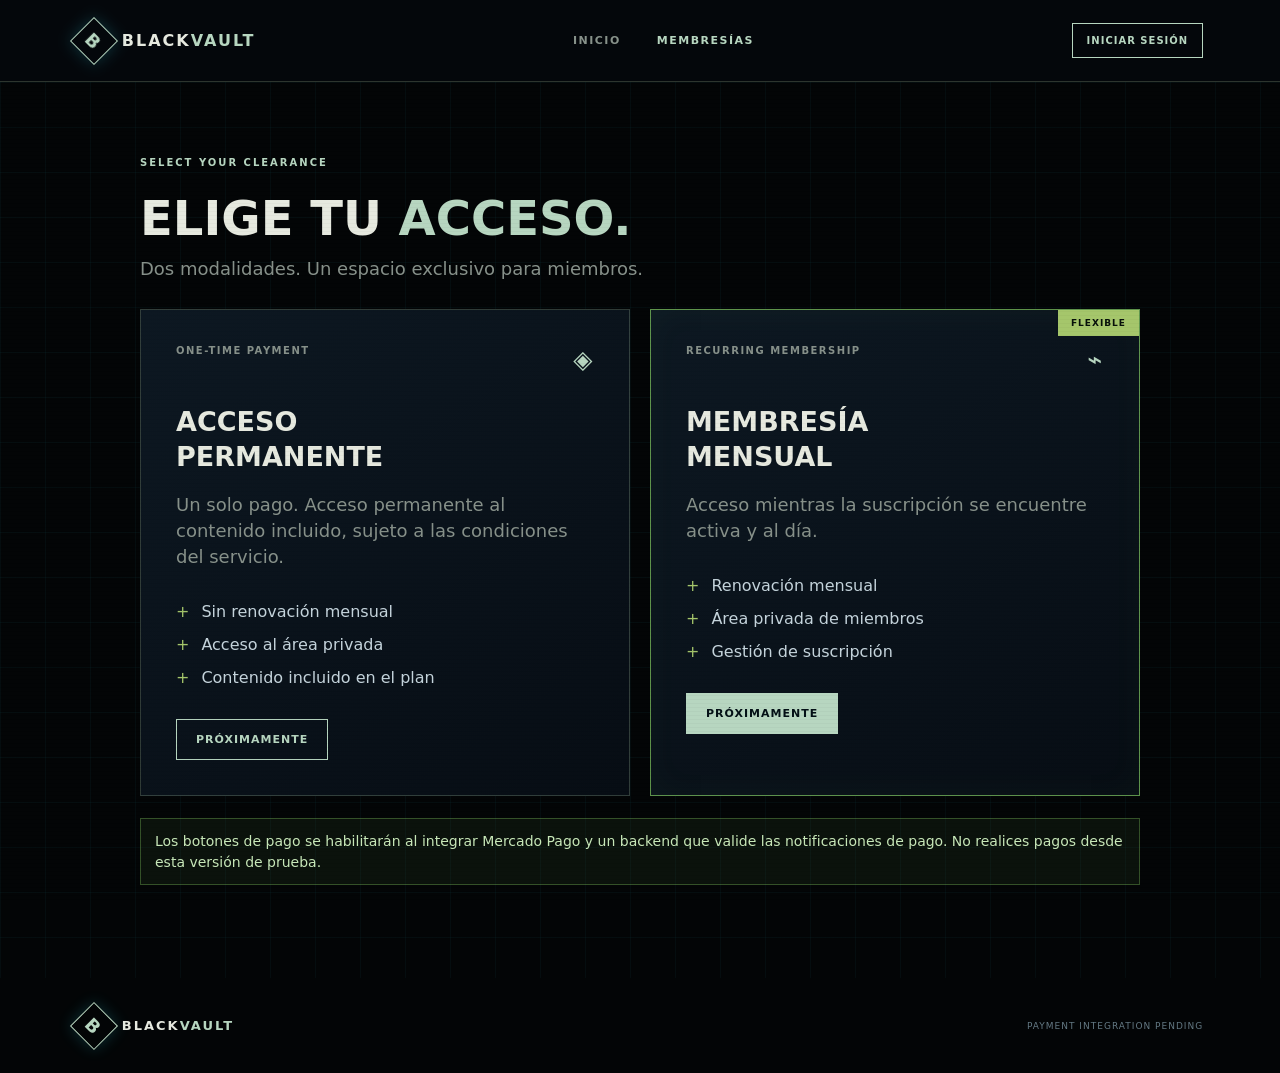
<file: plans.html>
<!DOCTYPE html><html lang="es"><head><meta charset="UTF-8"><meta name="viewport" content="width=device-width,initial-scale=1"><meta name="theme-color" content="#05080d"><title>Membresías | BLACKVAULT</title><link rel="preconnect" href="https://fonts.googleapis.com"><link href="https://fonts.googleapis.com/css2?family=Orbitron:wght@400;500;600;700;800&family=Rajdhani:wght@400;500;600;700&display=swap" rel="stylesheet"><link rel="stylesheet" href="css/styles.css"></head><body><div class="scanlines"></div><header class="topbar"><a class="brand" href="index.html"><span class="brand-mark">B</span><span>BLACK<span class="accent">VAULT</span></span></a><nav class="main-nav"><a href="index.html">INICIO</a><a class="active" href="plans.html">MEMBRESÍAS</a></nav><a class="btn btn-ghost btn-small" href="login.html">INICIAR SESIÓN</a></header><main class="page-shell"><div style="width:min(100%,1000px)"><div class="eyebrow">SELECT YOUR CLEARANCE</div><h1 style="font:700 clamp(30px,5vw,48px) var(--font-head);margin:0 0 12px">ELIGE TU <span class="accent">ACCESO.</span></h1><p class="muted" style="margin:0 0 30px">Dos modalidades. Un espacio exclusivo para miembros.</p><div class="plan-page-grid"><article class="plan-card"><div class="card-topline"><span>ONE-TIME PAYMENT</span><span class="plan-icon">◈</span></div><h3>ACCESO<br>PERMANENTE</h3><p>Un solo pago. Acceso permanente al contenido incluido, sujeto a las condiciones del servicio.</p><ul><li>Sin renovación mensual</li><li>Acceso al área privada</li><li>Contenido incluido en el plan</li></ul><button class="btn btn-ghost" type="button" disabled>PRÓXIMAMENTE</button></article><article class="plan-card featured"><div class="featured-label">FLEXIBLE</div><div class="card-topline"><span>RECURRING MEMBERSHIP</span><span class="plan-icon">⌁</span></div><h3>MEMBRESÍA<br>MENSUAL</h3><p>Acceso mientras la suscripción se encuentre activa y al día.</p><ul><li>Renovación mensual</li><li>Área privada de miembros</li><li>Gestión de suscripción</li></ul><button class="btn btn-primary" type="button" disabled>PRÓXIMAMENTE</button></article></div><div class="notice" style="margin-top:22px">Los botones de pago se habilitarán al integrar Mercado Pago y un backend que valide las notificaciones de pago. No realices pagos desde esta versión de prueba.</div></div></main><footer class="footer"><a class="brand" href="index.html"><span class="brand-mark">B</span><span>BLACK<span class="accent">VAULT</span></span></a><span>PAYMENT INTEGRATION PENDING</span></footer></body></html>
</file>
<file: css/styles.css>
:root{--bg:#05080d;--panel:#0a111a;--panel2:#0d1822;--cyan:#35e8ff;--green:#a4ff75;--text:#e9f5fa;--muted:#8ba0ad;--line:rgba(53,232,255,.2);--font-head:'Orbitron',sans-serif;--font-body:'Rajdhani',sans-serif}*{box-sizing:border-box}html{scroll-behavior:smooth}body{margin:0;background:var(--bg);color:var(--text);font-family:var(--font-body);font-size:18px;overflow-x:hidden}a{color:inherit;text-decoration:none}.scanlines{position:fixed;inset:0;pointer-events:none;z-index:10;opacity:.12;background:repeating-linear-gradient(to bottom,transparent 0 3px,rgba(0,0,0,.28) 4px)}.topbar{height:82px;padding:0 6vw;display:flex;align-items:center;justify-content:space-between;border-bottom:1px solid var(--line);background:rgba(5,8,13,.92);position:relative;z-index:20}.brand{display:flex;align-items:center;gap:11px;font:700 16px var(--font-head);letter-spacing:2px}.brand-mark{width:34px;height:34px;display:grid;place-items:center;border:1px solid var(--cyan);color:var(--cyan);transform:rotate(45deg);font:700 18px var(--font-head);box-shadow:0 0 16px #35e8ff30}.brand-mark:first-letter{transform:rotate(-45deg)}.accent{color:var(--cyan)}.main-nav{display:flex;gap:36px}.main-nav a{font:600 11px var(--font-head);letter-spacing:1.5px;color:var(--muted);transition:.2s}.main-nav a:hover,.main-nav a.active{color:var(--cyan)}.nav-actions{display:flex;gap:12px}.btn{display:inline-flex;align-items:center;justify-content:center;gap:15px;padding:13px 19px;font:700 11px var(--font-head);letter-spacing:1px;border:1px solid var(--cyan);transition:.2s;cursor:pointer}.btn:hover{transform:translateY(-2px);box-shadow:0 0 22px #35e8ff30}.btn-primary{background:var(--cyan);color:#041016}.btn-ghost{background:transparent;color:var(--cyan)}.btn-small{padding:11px 14px;font-size:10px}.btn-large{padding:17px 22px}.menu-toggle{display:none;background:none;border:1px solid var(--line);color:var(--cyan);font-size:22px;padding:7px 12px}.hero{min-height:650px;padding:95px 9vw 70px;position:relative;display:grid;grid-template-columns:1.1fr .9fr;align-items:center;overflow:hidden}.hero-grid{position:absolute;inset:0;background-image:linear-gradient(rgba(53,232,255,.045) 1px,transparent 1px),linear-gradient(90deg,rgba(53,232,255,.045) 1px,transparent 1px);background-size:55px 55px;mask-image:linear-gradient(90deg,black,transparent 85%)}.hero-copy{position:relative;z-index:2;max-width:650px}.eyebrow{font:600 10px var(--font-head);letter-spacing:2px;color:var(--cyan);margin-bottom:22px}.status-dot{display:inline-block;width:7px;height:7px;border-radius:50%;background:var(--green);box-shadow:0 0 10px var(--green);margin-right:9px}.hero h1{font:800 clamp(42px,6vw,78px)/1.13 var(--font-head);letter-spacing:-3px;margin:0 0 22px}.outline-text{-webkit-text-stroke:1px var(--cyan);color:transparent}.hero-lead{font-size:25px;font-weight:700;margin:0 0 8px}.hero-description{max-width:500px;color:var(--muted);line-height:1.55;margin:0 0 30px}.hero-actions{display:flex;gap:13px;flex-wrap:wrap}.hero-meta{display:flex;gap:23px;margin-top:55px;color:#607783;font:500 9px var(--font-head);letter-spacing:1px;flex-wrap:wrap}.vault-visual{height:440px;position:relative;display:grid;place-items:center}.orbit{position:absolute;border:1px solid rgba(53,232,255,.32);border-radius:50%;transform:rotate(-28deg)}.orbit-one{width:370px;height:370px;box-shadow:0 0 60px #35e8ff0b,inset 0 0 50px #35e8ff0b}.orbit-two{width:290px;height:410px;border-color:rgba(164,255,117,.32);transform:rotate(48deg)}.vault-core{width:180px;height:180px;border:1px solid var(--cyan);border-radius:50%;display:flex;flex-direction:column;align-items:center;justify-content:center;gap:14px;background:radial-gradient(circle,#12303a 0,#071018 65%);box-shadow:0 0 55px #35e8ff35,inset 0 0 35px #35e8ff22;z-index:2;font:600 10px var(--font-head);letter-spacing:2px;text-align:center}.core-ring{width:76px;height:76px;border:1px solid var(--green);border-radius:50%;display:grid;place-items:center;color:var(--green);font:700 26px var(--font-head);box-shadow:0 0 20px #a4ff7540}.visual-tag{position:absolute;font:600 9px var(--font-head);letter-spacing:1px;color:var(--muted);z-index:3}.tag-top{top:55px;right:0}.tag-bottom{bottom:48px;left:5px;color:var(--green)}.crosshair{position:absolute;width:12px;height:12px;border:1px solid var(--green);transform:rotate(45deg)}.crosshair-a{top:90px;left:70px}.crosshair-b{bottom:95px;right:55px}.hero-index{position:absolute;bottom:24px;right:6vw;font:700 12px var(--font-head);color:var(--muted)}.hero-index span{color:var(--cyan)}.section-wrap{padding:100px 9vw}.section-heading{display:flex;justify-content:space-between;align-items:end;gap:40px;margin-bottom:42px}.section-heading h2,.security-band h2{font:700 clamp(28px,4vw,46px)/1.25 var(--font-head);margin:0;letter-spacing:-1px}.section-heading>p{max-width:350px;color:var(--muted);line-height:1.5;margin:0 0 5px}.plans-grid{display:grid;grid-template-columns:1fr 1fr;gap:22px}.plan-card{position:relative;padding:35px;background:linear-gradient(145deg,#0d1822,#070d14);border:1px solid var(--line);min-height:350px}.plan-card.featured{border-color:rgba(164,255,117,.55);box-shadow:inset 0 0 35px #a4ff7508}.featured-label{position:absolute;top:0;right:0;background:var(--green);color:#07100a;padding:8px 13px;font:700 9px var(--font-head);letter-spacing:1px}.card-topline{display:flex;justify-content:space-between;color:var(--muted);font:600 10px var(--font-head);letter-spacing:1.5px}.plan-icon{font-size:25px;color:var(--cyan)}.plan-card h3{font:700 27px/1.3 var(--font-head);margin:30px 0 12px}.plan-card p{color:var(--muted);max-width:420px;line-height:1.45}.plan-card ul{list-style:none;padding:0;margin:25px 0}.plan-card li{padding:7px 0;color:#c5d4dc;font-size:16px}.plan-card li:before{content:'+';color:var(--green);margin-right:12px}.text-link{display:inline-flex;gap:16px;color:var(--cyan);font:700 10px var(--font-head);letter-spacing:1px;border-bottom:1px solid var(--cyan);padding-bottom:8px}.security-band{padding:55px 9vw;display:grid;grid-template-columns:70px 1fr 1fr;gap:30px;align-items:center;background:#09121a;border-top:1px solid var(--line);border-bottom:1px solid var(--line)}.security-symbol{font-size:50px;color:var(--green);text-shadow:0 0 20px #a4ff7555}.security-band .eyebrow{margin-bottom:12px}.security-band h2{font-size:25px}.security-band>p{color:var(--muted);line-height:1.5;margin:0}.footer{min-height:95px;padding:25px 6vw;display:flex;align-items:center;justify-content:space-between;gap:20px;color:#647984;font:500 9px var(--font-head);letter-spacing:1px}.footer .brand{color:var(--text);font-size:13px}.page-shell{min-height:calc(100vh - 177px);padding:75px 6vw;display:grid;place-items:center;background-image:linear-gradient(rgba(53,232,255,.035) 1px,transparent 1px),linear-gradient(90deg,rgba(53,232,255,.035) 1px,transparent 1px);background-size:45px 45px}.form-card{width:min(100%,480px);padding:38px;background:#0a111a;border:1px solid var(--line);box-shadow:0 20px 70px #0008}.form-card h1{font:700 30px var(--font-head);margin:0 0 10px}.form-card>p{color:var(--muted);margin:0 0 28px}.field{display:block;margin:18px 0}.field span{display:block;color:var(--cyan);font:600 10px var(--font-head);letter-spacing:1px;margin-bottom:8px}.field input{width:100%;padding:14px;background:#050a10;border:1px solid #25404c;color:var(--text);font:500 16px var(--font-body);outline:none}.field input:focus{border-color:var(--cyan);box-shadow:0 0 0 2px #35e8ff18}.form-card .btn{width:100%;margin-top:10px}.form-note{font-size:14px;color:var(--muted);text-align:center;margin-top:20px}.form-note a{color:var(--cyan)}.notice{border:1px solid #a4ff7544;background:#a4ff750d;color:#c8e8b9;padding:12px 14px;font-size:14px;line-height:1.45;margin:18px 0}.plan-page-grid{width:min(100%,1000px);display:grid;grid-template-columns:1fr 1fr;gap:20px}.plan-page-grid .plan-card{min-height:390px}.dashboard-card{width:min(100%,850px);padding:35px;border:1px solid var(--line);background:#0a111a}.dashboard-head{display:flex;justify-content:space-between;align-items:center;gap:20px}.dashboard-head h1{font:700 28px var(--font-head)}.status-pill{padding:8px 12px;border:1px solid #a4ff7566;color:var(--green);font:600 10px var(--font-head)}.dashboard-grid{display:grid;grid-template-columns:repeat(3,1fr);gap:14px;margin-top:25px}.dashboard-tile{padding:20px;background:#071018;border:1px solid var(--line)}.dashboard-tile strong{display:block;color:var(--cyan);font:600 11px var(--font-head);margin-bottom:9px}.dashboard-tile span{color:var(--muted);font-size:15px}.muted{color:var(--muted)}@media(max-width:850px){.topbar{padding:0 5vw}.main-nav{gap:17px}.nav-actions .btn-ghost{display:none}.hero{padding:75px 7vw 65px;grid-template-columns:1fr}.vault-visual{height:330px;margin-top:20px}.orbit-one{width:280px;height:280px}.orbit-two{height:310px;width:220px}.section-wrap{padding:75px 7vw}.security-band{padding:45px 7vw;grid-template-columns:55px 1fr}.security-band>p{grid-column:2}.footer{flex-wrap:wrap}.section-heading{align-items:start;flex-direction:column}}@media(max-width:600px){.topbar{height:70px}.main-nav,.nav-actions{display:none}.menu-toggle{display:block}.topbar.menu-open .main-nav{display:flex;position:absolute;top:69px;left:0;right:0;padding:20px 6vw;background:#071018;border-bottom:1px solid var(--line);flex-direction:column;gap:18px}.topbar.menu-open .nav-actions{display:flex;position:absolute;top:190px;left:0;right:0;padding:0 6vw 20px;background:#071018}.hero{padding:65px 6vw 55px}.hero h1{letter-spacing:-2px}.hero-lead{font-size:21px}.hero-meta{gap:12px;margin-top:35px;font-size:8px}.vault-visual{height:285px}.orbit-one{width:230px;height:230px}.orbit-two{width:185px;height:270px}.vault-core{width:145px;height:145px}.core-ring{width:60px;height:60px}.tag-top{right:0;top:20px;font-size:7px}.tag-bottom{bottom:20px;font-size:7px}.plans-grid,.plan-page-grid{grid-template-columns:1fr}.section-wrap{padding:65px 6vw}.plan-card{padding:27px}.security-band{grid-template-columns:1fr;gap:15px;padding:38px 6vw}.security-band>p{grid-column:auto}.footer{align-items:flex-start;flex-direction:column;padding:28px 6vw}.page-shell{padding:45px 5vw}.form-card,.dashboard-card{padding:25px 20px}.dashboard-grid{grid-template-columns:1fr}.dashboard-head{align-items:flex-start;flex-direction:column}}
/* BLACKVAULT DIGITAL FACTORY INTERFACE */
.factory-page{background:#05030b;background-image:radial-gradient(ellipse at 48% 0%,#26103b55,transparent 45%),linear-gradient(135deg,#05030b,#080713 55%,#030910);font-size:16px}
.factory-page:before{content:"";position:fixed;inset:0;pointer-events:none;z-index:0;background:linear-gradient(115deg,transparent 0 30%,#ec00ff08 48%,transparent 60%),radial-gradient(ellipse at 85% 40%,#00d9ff0a,transparent 35%)}
.factory-topbar{height:76px;display:flex;align-items:center;gap:25px;padding:8px 2vw;border-bottom:1px solid #a900ff88;background:#070610ed;box-shadow:0 4px 24px #a900ff20;position:relative;z-index:20}
.factory-brand{display:flex;align-items:center;gap:12px;min-width:260px}.factory-emblem{width:48px;height:48px;display:grid;place-items:center;border:2px solid #d500ff;border-radius:50%;color:#fff;font:800 17px var(--font-head);box-shadow:0 0 12px #d500ff, inset 0 0 14px #00d9ff55;text-shadow:0 0 10px #00d9ff}.factory-brand strong{display:block;font:800 21px var(--font-head);letter-spacing:1px;text-shadow:0 0 12px #00d9ff88}.factory-brand small{display:block;color:#ff4de1;font:700 9px var(--font-head);letter-spacing:1px;margin-top:4px}.factory-motto{flex:1;text-align:center;color:#d7e9ff;font:700 10px var(--font-head);letter-spacing:1.5px}.factory-motto i{color:#fa00d4;font-style:normal;padding:0 8px}.factory-status{white-space:nowrap;color:#62ff9b;font:700 9px var(--font-head);border:1px solid #00e88c66;padding:11px 13px;box-shadow:inset 0 0 15px #00ff8c0d}.factory-status time{color:#d5e4f5;margin-left:10px}.factory-account{display:flex;gap:9px;font:700 10px var(--font-head)}.factory-account a{padding:11px 14px;border:1px solid #00dfff88;color:#8fefff}.factory-account .factory-register{background:#e600b9;color:#fff;border-color:#ff39dd;box-shadow:0 0 16px #ed00bb55}.factory-layout{position:relative;z-index:1;display:grid;grid-template-columns:205px minmax(450px,1fr) 285px;gap:12px;padding:12px;max-width:1900px;margin:auto;min-height:calc(100vh - 125px)}
.factory-sidebar,.factory-rightbar{min-width:0}.factory-sidebar{border:1px solid #00dfff88;background:linear-gradient(180deg,#090c19f5,#070710f5);padding:15px 11px;box-shadow:0 0 20px #00dfff16;display:flex;flex-direction:column;gap:5px}.sidebar-heading{font:700 10px var(--font-head);letter-spacing:1.5px;color:#ff48d7;padding:8px 9px 12px;border-bottom:1px solid #9d00ff55;margin-bottom:6px}.genre-heading{margin-top:19px}.side-link{display:flex;align-items:center;gap:12px;padding:10px 9px;color:#c6e9f8;font:600 13px var(--font-body);border-left:2px solid transparent;transition:.2s}.side-link b{font-size:17px;color:#46dcff;width:20px;text-align:center}.side-link:hover,.side-link.active{background:linear-gradient(90deg,#a900ff30,transparent);border-left-color:#ff28d7;color:#fff;text-shadow:0 0 8px #00dfff}.module-link{font-size:12px}.sidebar-bottom{margin-top:auto;padding:20px 8px 10px;border:1px solid #b000ff77;text-align:center;background:radial-gradient(circle at 50% 35%,#4d0d5b55,transparent 60%)}.vault-symbol{margin:auto auto 10px;width:65px;height:65px;border:2px solid #ff28d7;transform:rotate(45deg);display:grid;place-items:center;color:#00eaff;font:800 20px var(--font-head);box-shadow:0 0 17px #ff00c855}.vault-symbol+strong{display:block;font:700 15px var(--font-head);margin-top:17px}.sidebar-bottom small{display:block;color:#8faec2;font-size:9px;margin-top:4px}.sidebar-bottom>span{display:block;color:#65ff9d;font:700 8px var(--font-head);margin-top:15px}.sidebar-bottom i,.terminal-foot i{display:inline-block;width:6px;height:6px;border-radius:50%;background:#65ff9d;box-shadow:0 0 8px #65ff9d}
.factory-main{min-width:0;display:flex;flex-direction:column;gap:12px}.factory-hero{min-height:315px;position:relative;overflow:hidden;border:1px solid #00dfff;background:linear-gradient(90deg,#080713 0%,#100b25e8 48%,#070b19d9),radial-gradient(circle at 76% 45%,#a000bd55,transparent 38%);box-shadow:0 0 22px #00cfff20,inset 0 0 30px #b500ff18;display:flex;align-items:center;padding:30px 5%}.hero-art-grid{position:absolute;inset:0;opacity:.3;background-image:linear-gradient(#00cfff2a 1px,transparent 1px),linear-gradient(90deg,#00cfff2a 1px,transparent 1px);background-size:30px 30px;mask-image:linear-gradient(90deg,black,transparent)}.hero-copy-factory{position:relative;z-index:2}.factory-eyebrow{color:#8ceeff;font:700 9px var(--font-head);letter-spacing:1.5px;margin-bottom:15px}.factory-hero h1{font:800 clamp(32px,4.1vw,62px)/.98 var(--font-head);letter-spacing:-2px;margin:0;text-shadow:0 0 18px #00dfff66,3px 3px #a900ff}.factory-hero h1 span{color:transparent;-webkit-text-stroke:1px #ff42dd}.factory-hero p{font:700 13px var(--font-head);letter-spacing:1px;color:#eaf7ff;line-height:1.8}.factory-hero p em{font:600 17px var(--font-body);letter-spacing:0;color:#9fb4c9}.factory-hero-actions{display:flex;gap:10px;flex-wrap:wrap;margin-top:18px}.neon-button,.outline-button{display:inline-flex;align-items:center;justify-content:center;padding:12px 17px;font:700 10px var(--font-head);letter-spacing:1px;border:1px solid #ff19d2;clip-path:polygon(8px 0,100% 0,100% calc(100% - 8px),calc(100% - 8px) 100%,0 100%,0 8px);transition:.2s}.neon-button{background:#e900b9;color:#fff;box-shadow:0 0 15px #ff00c855}.outline-button{color:#8ceeff;border-color:#00dfff;background:#06101caa}.neon-button:hover,.outline-button:hover{filter:brightness(1.25);transform:translateY(-2px)}.hero-reactor{position:absolute;right:4%;top:50%;transform:translateY(-50%);width:260px;height:260px;display:grid;place-items:center}.reactor-orbit{position:absolute;border:1px solid #00dfff99;border-radius:50%;box-shadow:0 0 20px #00dfff22}.orbit-a{width:215px;height:215px;transform:rotate(35deg) scaleY(.65)}.orbit-b{width:180px;height:245px;border-color:#f000d788;transform:rotate(-48deg) scaleY(.75)}.reactor-core{width:115px;height:115px;border:2px solid #00dfff;border-radius:50%;background:radial-gradient(circle,#263a59,#080815 70%);display:flex;flex-direction:column;align-items:center;justify-content:center;box-shadow:0 0 35px #00dfff66,inset 0 0 20px #f000d744;z-index:2}.reactor-core span{font:800 32px var(--font-head);color:#fff;text-shadow:0 0 12px #00dfff}.reactor-core small{font:700 8px var(--font-head);color:#ff5be1;text-align:center;letter-spacing:1px}.reactor-label{position:absolute;color:#a8f8ff;font:700 7px var(--font-head);letter-spacing:1px}.label-a{top:14px;right:0}.label-b{bottom:12px;left:0}.hero-bottomline{position:absolute;bottom:0;left:0;right:0;padding:8px 15px;display:flex;justify-content:space-between;background:#050610c9;border-top:1px solid #00dfff55;color:#829db5;font:700 8px var(--font-head);letter-spacing:1px}.hero-bottomline b{color:#62ff9b}
.factory-section,.factory-panel{border:1px solid #00cfee88;background:linear-gradient(145deg,#0b0c1b,#070811);box-shadow:0 0 17px #00cfff12}.factory-section{padding:15px}.factory-section-title,.panel-title{display:flex;align-items:center;justify-content:space-between;gap:12px}.factory-section-title small{font:700 8px var(--font-head);color:#ff4bdc;letter-spacing:1.5px}.factory-section-title h2,.panel-title h2{font:700 17px var(--font-head);margin:5px 0 0;letter-spacing:.5px}.factory-section-title h2 span{color:#00dfff}.factory-section-title>a,.panel-title>a{font:700 9px var(--font-head);color:#9fefff;white-space:nowrap}.module-grid{display:grid;grid-template-columns:repeat(5,minmax(0,1fr));gap:9px;margin-top:14px}.module-card{min-width:0;border:1px solid #38526a;background:#080d18;transition:.2s;overflow:hidden}.module-card:hover{transform:translateY(-3px);border-color:#ff31d9;box-shadow:0 0 17px #d000ff33}.module-visual{height:95px;position:relative;display:grid;place-items:center;background:radial-gradient(circle at 50% 55%,#13405a,#080b18 68%)}.module-visual:after{content:"";position:absolute;inset:0;background:linear-gradient(135deg,transparent 40%,#e000ff20)}.module-visual span{font-size:48px;color:#5deaff;text-shadow:0 0 18px #00dfffaa}.module-visual i{position:absolute;top:7px;right:8px;color:#ff4bdc;font:700 9px var(--font-head);font-style:normal}.card-devops .module-visual{background:radial-gradient(circle,#4d1457,#090b17 70%)}.card-kube .module-visual{background:radial-gradient(circle,#153a5b,#090b17 70%)}.card-cyber .module-visual{background:radial-gradient(circle,#58143d,#090b17 70%)}.card-auto .module-visual{background:radial-gradient(circle,#3d3151,#090b17 70%)}.module-info{padding:9px}.module-info small{display:block;color:#7e9db4;font:700 7px var(--font-head);white-space:nowrap;overflow:hidden;text-overflow:ellipsis}.module-info h3{font:700 11px var(--font-head);margin:7px 0;color:#f4f8ff}.module-info p{font-size:10px;color:#a5b8c8;margin:0 0 11px;white-space:nowrap;overflow:hidden;text-overflow:ellipsis}.module-info b{font:700 7px var(--font-head);color:#ff5bdf}
.factory-lower-grid{display:grid;grid-template-columns:1.15fr .85fr;gap:11px}.factory-panel{padding:14px;min-width:0}.panel-title{justify-content:flex-start;margin-bottom:13px}.panel-title>span{font-size:22px;color:#ff3ad8;text-shadow:0 0 12px #f000d9}.panel-title h2{font-size:13px;margin:0}.panel-title small{display:block;color:#8aa5bb;font:600 8px var(--font-head);margin-top:4px;letter-spacing:.6px}.panel-title>a{margin-left:auto}.transmission-row{display:flex;align-items:center;gap:9px;padding:9px 3px;border-top:1px solid #25364a}.transmission-row>b{font:700 9px var(--font-head);color:#7898ad}.transmission-icon{width:28px;height:28px;display:grid;place-items:center;background:#101c30;border:1px solid #00dfff66;color:#54eaff}.transmission-row>div{min-width:0;flex:1}.transmission-row strong,.transmission-row small{display:block;overflow:hidden;text-overflow:ellipsis;white-space:nowrap}.transmission-row strong{font-size:12px}.transmission-row small{font-size:10px;color:#8ca3b5}.transmission-row label{font:700 8px var(--font-head);color:#ff59dc;border:1px solid #b500a966;padding:4px}.row-arrow{color:#ff2cdb;font-size:20px}.forge-panel>p,.access-panel>p{font-size:12px;color:#a6b8c8;line-height:1.4;margin:0 0 12px}.forge-panel>label{display:block;font:700 8px var(--font-head);color:#9bdff0;margin:9px 0}.forge-panel select{display:block;width:100%;margin-top:5px;background:#080d19;border:1px solid #53627d;color:#f2f5ff;padding:8px;font:600 12px var(--font-body)}.forge-button{display:flex;align-items:center;justify-content:center;margin-top:13px;padding:11px;background:#e600b9;color:white;text-align:center;font:700 9px var(--font-head);letter-spacing:.6px;box-shadow:0 0 14px #e600b944}.terminal-panel{grid-column:1}.terminal-screen{background:#02060b;border:1px solid #31516a;padding:12px;font:600 9px/1.8 monospace;box-shadow:inset 0 0 20px #00ff7a0b}.terminal-screen p{margin:0;color:#60f69a}.terminal-screen b{color:#00dfff}.terminal-screen .terminal-cyan{color:#00dfff;margin-top:5px}.terminal-screen .terminal-cursor{color:#ff55df}.terminal-foot{display:flex;justify-content:space-between;color:#6bff9f;font:700 8px var(--font-head);margin-top:9px}.resource-panel{grid-column:2}.resource-chips{display:flex;gap:6px;flex-wrap:wrap}.resource-chips span{padding:6px 8px;border:1px solid #00dfff55;color:#b6d9e9;font-size:10px;background:#07111d}.secondary-forge{background:transparent;border:1px solid #ff31d9;color:#ff83e7}
.factory-rightbar{display:flex;flex-direction:column;gap:11px}.right-panel{border:1px solid #c000e877;background:linear-gradient(145deg,#100b20,#070a14);padding:13px;box-shadow:0 0 16px #d000ff16}.right-panel-title{font:700 10px var(--font-head);color:#ff4cdb;letter-spacing:.7px;border-bottom:1px solid #8c00b955;padding-bottom:10px}.right-panel-title span{font-size:16px;margin-right:7px}.signal-art{height:100px;margin:12px 0;background:radial-gradient(circle at 50% 50%,#334c6e,#111225 55%,#070912);border:1px solid #00dfff88;display:grid;place-items:center;overflow:hidden}.signal-art div{width:65px;height:65px;border:2px solid #ff2bd7;border-radius:50%;display:grid;place-items:center;color:#8ff4ff;font:800 24px var(--font-head);box-shadow:0 0 22px #00dfff88,inset 0 0 20px #ff00d944}.now-panel h3{font:700 12px var(--font-head);margin:0 0 4px}.now-panel>p{font-size:11px;color:#9bb2c6;margin:0}.signal-meter{height:4px;background:#273448;margin:13px 0 7px}.signal-meter i{display:block;width:72%;height:100%;background:linear-gradient(90deg,#e600b9,#00dfff);box-shadow:0 0 8px #00dfff}.signal-meta{display:flex;justify-content:space-between;color:#7791a7;font:700 8px var(--font-head)}.signal-meta b{color:#65ff9d}.right-subtitle{display:block;color:#8099ad;font:700 8px var(--font-head);margin:9px 0}.path-row{display:flex;align-items:center;gap:9px;padding:10px 2px;border-top:1px solid #273044}.path-row>b{color:#ff52df;font:700 10px var(--font-head)}.path-row>span{flex:1;font-size:11px}.path-row small{display:block;color:#8da5b7;font-size:9px}.path-row>i{font-style:normal;color:#00dfff;font-size:19px}.access-panel>p{margin:12px 0}.compact-button{width:100%;padding:10px;margin:5px 0;font-size:8px}.access-lock{text-align:center;color:#76ffad;font:700 7px var(--font-head);margin-top:12px}.stats-panel>div:not(.right-panel-title){display:flex;justify-content:space-between;padding:9px 0;border-bottom:1px solid #263044;font:700 8px var(--font-head);color:#9ab0c1}.stats-panel>div b{color:#64ff9c}.stats-panel>div b.pending{color:#ffc85b}
.factory-footer{position:relative;z-index:1;display:flex;justify-content:space-between;gap:15px;padding:17px 2vw;border-top:1px solid #a900ff77;background:#070610;color:#7f96aa;font:700 8px var(--font-head);letter-spacing:.7px}.factory-footer a{color:#a9eefa}
@media(max-width:1250px){.factory-layout{grid-template-columns:175px minmax(400px,1fr)}.factory-rightbar{grid-column:2;display:grid;grid-template-columns:repeat(2,minmax(0,1fr))}.factory-motto{display:none}.factory-sidebar{grid-row:1 / span 2}.module-grid{grid-template-columns:repeat(3,minmax(0,1fr))}}
@media(max-width:760px){.factory-topbar{height:68px;padding:7px 12px;gap:10px}.factory-brand{min-width:0;flex:1}.factory-brand strong{font-size:16px}.factory-brand small{font-size:7px}.factory-emblem{width:40px;height:40px}.factory-status{display:none}.factory-account{display:none}.factory-topbar .menu-toggle{display:block}.factory-layout{display:block;padding:8px}.factory-sidebar{display:none;margin-bottom:9px}.factory-topbar.menu-open+.factory-layout .factory-sidebar{display:flex}.factory-sidebar .sidebar-bottom{display:none}.factory-main{gap:9px}.factory-hero{min-height:330px;padding:25px 18px 45px}.factory-hero h1{font-size:clamp(35px,10vw,55px)}.hero-reactor{right:-70px;opacity:.42;transform:translateY(-50%) scale(.8)}.hero-copy-factory{max-width:75%;}.factory-hero p{font-size:10px}.factory-hero p em{font-size:14px}.hero-bottomline{font-size:6px;padding:7px}.factory-section{padding:12px}.module-grid{grid-template-columns:repeat(2,minmax(0,1fr))}.module-visual{height:75px}.module-visual span{font-size:38px}.factory-lower-grid{grid-template-columns:1fr}.terminal-panel,.resource-panel{grid-column:auto}.factory-rightbar{display:grid;grid-template-columns:1fr 1fr;margin-top:9px}.factory-footer{flex-direction:column;line-height:1.7}.factory-topbar.menu-open+.factory-layout .factory-sidebar{display:flex}.factory-topbar.menu-open+.factory-layout .factory-main{margin-top:8px}}
@media(max-width:430px){.factory-rightbar{grid-template-columns:1fr}.factory-hero-actions{gap:7px}.neon-button,.outline-button{padding:10px;font-size:8px}.module-grid{gap:7px}.module-info{padding:7px}.module-info h3{font-size:10px}.transmission-row{gap:6px}.transmission-row label{display:none}.factory-section-title h2{font-size:14px}}

/* DIGITAL FACTORY // CENTRAL CORE HUD */
.hero-reactor{filter:drop-shadow(0 0 18px #00dfff22)}
.reactor-orbit{animation:dfOrbit 18s linear infinite}
.orbit-b{animation-direction:reverse;animation-duration:24s}
.reactor-core{animation:dfPulse 3.2s ease-in-out infinite}
.reactor-hud{position:absolute;right:-3px;bottom:31px;z-index:3;display:grid;gap:5px;min-width:142px;padding:8px 10px;border:1px solid #00dfff66;background:#050713d9;box-shadow:0 0 16px #00dfff22;font:700 7px var(--font-head);letter-spacing:.6px;color:#8faec2}
.reactor-hud span{display:flex;justify-content:space-between;gap:10px}
.reactor-hud b{color:#75ffac}
.reactor-hud i{display:inline-block;width:5px;height:5px;border-radius:50%;background:#65ff9d;box-shadow:0 0 7px #65ff9d;margin-right:4px}
@keyframes dfOrbit{to{transform:rotate(395deg) scaleY(.65)}}
@keyframes dfPulse{0%,100%{box-shadow:0 0 25px #00dfff44,inset 0 0 15px #f000d722}50%{box-shadow:0 0 48px #00dfff99,inset 0 0 28px #f000d755}}
@media(max-width:760px){.reactor-hud{right:5px;bottom:5px;min-width:120px;opacity:.9}.hero-reactor{opacity:.55}}

/* DIGITAL FACTORY // SOCIAL REELS EXPERIENCE */
.factory-layout{grid-template-columns:190px minmax(420px,1fr) 260px;gap:14px}
.social-main{gap:12px;min-height:calc(100vh - 150px)}
.social-heading{display:flex;align-items:center;justify-content:space-between;gap:15px;padding:16px 20px;border:1px solid #00dfff66;background:linear-gradient(110deg,#0c0b1b,#10091b 58%,#07131d);box-shadow:0 0 20px #00dfff12}
.social-heading .factory-eyebrow{margin-bottom:7px}
.social-heading h1{font:800 clamp(22px,3vw,36px)/1 var(--font-head);letter-spacing:-1px;margin:0;text-shadow:0 0 15px #00dfff55}
.social-heading h1 span{color:#ff3cdb}
.social-heading p{margin:7px 0 0;color:#91aabe;font-size:13px}
.social-heading .neon-button{white-space:nowrap}
.feed-tabs{display:flex;gap:8px;overflow-x:auto;padding:2px 0 8px;scrollbar-width:none}
.feed-tabs::-webkit-scrollbar{display:none}
.feed-tabs a{flex:0 0 auto;padding:9px 13px;border:1px solid #34465e;background:#090c18;color:#9bb3c8;font:700 8px var(--font-head);letter-spacing:.8px}
.feed-tabs a.selected,.feed-tabs a:hover{border-color:#ff2bd7;color:#fff;background:#a900ff24;box-shadow:0 0 12px #d000ff22}
.reels-feed{height:min(76vh,790px);min-height:590px;overflow-y:auto;overscroll-behavior:contain;scroll-snap-type:y mandatory;scrollbar-width:thin;scrollbar-color:#d000ba #090b15;display:flex;flex-direction:column;align-items:center;gap:16px;padding:2px 10px 16px}
.reel-card{position:relative;isolation:isolate;flex:0 0 100%;width:min(100%,490px);min-height:580px;max-height:760px;overflow:hidden;scroll-snap-align:start;border:1px solid #00dfff88;background:#090c19;box-shadow:0 0 25px #00dfff17}
.reel-image{position:absolute;inset:0;z-index:-2;display:grid;place-items:center;overflow:hidden;background:radial-gradient(ellipse at 50% 34%,#17496a,#101127 42%,#050711 78%)}
.reel-image:after{content:"";position:absolute;inset:0;background:linear-gradient(180deg,#05071322 0%,#05071305 35%,#050713e8 100%)}
.reel-image-grid{position:absolute;inset:0;opacity:.38;background-image:linear-gradient(#00dfff24 1px,transparent 1px),linear-gradient(90deg,#00dfff24 1px,transparent 1px);background-size:27px 27px;transform:perspective(400px) rotateX(18deg) scale(1.2);transform-origin:bottom}
.reel-visual-icon{font-size:clamp(120px,20vw,210px);font-family:var(--font-head);font-weight:800;color:#b8f7ff18;text-shadow:0 0 35px #00dfff55;filter:drop-shadow(0 0 20px #00dfff44)}
.reel-top-tag{position:absolute;top:18px;left:18px;right:18px;display:flex;justify-content:space-between;gap:10px;color:#d8f6ff;font:700 8px var(--font-head);letter-spacing:1px}
.reel-top-tag span{color:#70ffae}
.reel-play{position:absolute;top:44%;left:50%;transform:translate(-50%,-50%);width:58px;height:58px;display:grid;place-items:center;border:1px solid #6cefff99;border-radius:50%;background:#07101b88;color:#fff;padding-left:4px;box-shadow:0 0 30px #00dfff44}
.reel-caption{position:absolute;left:20px;right:82px;bottom:20px;z-index:2}
.reel-category{font:700 8px var(--font-head);letter-spacing:1.2px;color:#ff5bdf}
.reel-caption h2{font:800 clamp(20px,3vw,28px)/1.15 var(--font-head);margin:9px 0;text-shadow:0 2px 12px #000}
.reel-caption p{font-size:14px;line-height:1.45;color:#c0d2e1;margin:0 0 14px;text-shadow:0 2px 8px #000}
.reel-author{display:flex;align-items:center;gap:9px}
.avatar{width:32px;height:32px;flex:0 0 32px;border:1px solid #00dfff;border-radius:50%;display:grid;place-items:center;background:#11172b;color:#9af5ff;font:800 9px var(--font-head);box-shadow:0 0 12px #00dfff44}
.reel-author>span:nth-child(2){display:grid;gap:3px;min-width:0}
.reel-author b{font:700 8px var(--font-head);color:#fff;letter-spacing:.5px}
.reel-author small{font-size:10px;color:#9eb5c8}
.reel-author>a{margin-left:auto;color:#70f2ff;font:700 8px var(--font-head);white-space:nowrap}
.reel-tags{font:700 8px var(--font-head);letter-spacing:.5px;color:#82ddec;margin-top:13px}
.reel-actions{position:absolute;right:13px;bottom:24px;z-index:3;display:flex;flex-direction:column;align-items:center;gap:15px}
.reel-actions button,.reel-actions>a{display:grid;justify-items:center;gap:3px;background:none;border:0;padding:0;color:#e8f8ff;cursor:pointer}
.reel-actions b{width:37px;height:37px;border:1px solid #7beaff88;border-radius:50%;display:grid;place-items:center;background:#07101dbb;font-size:19px;box-shadow:0 0 13px #00dfff22}
.reel-actions span{font:700 7px var(--font-head);letter-spacing:.4px;color:#b7c9d8}
.reel-actions button.liked b{color:#ff4bdc;border-color:#ff4bdc;box-shadow:0 0 18px #ff00c966}
.reel-devops .reel-image{background:radial-gradient(ellipse at 50% 35%,#4d1459,#16112b 45%,#050711 80%)}
.reel-kube .reel-image{background:radial-gradient(ellipse at 50% 35%,#155b6c,#101a31 45%,#050711 80%)}
.reel-cyber .reel-image{background:radial-gradient(ellipse at 50% 35%,#512047,#161127 45%,#050711 80%)}
.pipeline-visual{position:absolute;top:47%;left:7%;right:7%;display:flex;justify-content:center;align-items:center;gap:7px;flex-wrap:wrap;color:#8ef4ff;font:700 8px var(--font-head)}
.pipeline-visual i,.kube-nodes span{padding:10px 8px;border:1px solid #00dfff99;background:#061322dd;font-style:normal;box-shadow:0 0 14px #00dfff22}
.pipeline-visual b{color:#ff5bdf}
.kube-nodes{position:absolute;top:43%;display:grid;grid-template-columns:repeat(3,1fr);gap:12px;text-align:center;color:#8ff4ff;font:700 8px var(--font-head)}
.kube-nodes i{grid-column:1/4;padding:12px;border:1px solid #ff42d9;background:#170d26}
.kube-nodes b{grid-column:1/4;color:#00dfff}
.security-radar{position:absolute;top:25%;width:180px;height:180px;border:1px solid #ff55dc;border-radius:50%;display:grid;place-items:center;background:repeating-radial-gradient(circle,transparent 0 25px,#00dfff44 26px 27px);box-shadow:0 0 30px #ff00c933}
.security-radar:before,.security-radar:after{content:"";position:absolute;background:#00dfff66}
.security-radar:before{width:1px;height:100%}.security-radar:after{height:1px;width:100%}
.security-radar i{position:absolute;width:50%;height:50%;top:0;left:50%;transform-origin:bottom left;background:linear-gradient(45deg,#00dfff55,transparent);border-radius:100% 0 0}
.security-radar b{z-index:1;text-align:center;color:#fff;font:800 17px var(--font-head);text-shadow:0 0 12px #00dfff}
.feed-end{display:flex;justify-content:center;align-items:center;gap:12px;color:#7996ad;font:700 8px var(--font-head);letter-spacing:1px;padding:8px}
.feed-end span{color:#ff4cdb}
.factory-rightbar{align-self:start;position:sticky;top:12px;max-height:calc(100vh - 100px);overflow:auto;scrollbar-width:thin}
@media(max-width:1250px){.factory-layout{grid-template-columns:170px minmax(390px,1fr)}.factory-rightbar{position:static;max-height:none}}
@media(max-width:760px){.factory-layout{display:block;padding:8px}.social-main{margin-top:8px}.social-heading{padding:13px;align-items:flex-start}.social-heading h1{font-size:23px}.social-heading p{font-size:11px}.social-heading .neon-button{padding:10px;font-size:8px}.feed-tabs{margin:0 -2px}.reels-feed{height:calc(100dvh - 205px);min-height:520px;max-height:760px;padding:0 0 12px;gap:12px}.reel-card{width:min(100%,460px);min-height:520px}.reel-caption{left:14px;right:68px;bottom:16px}.reel-caption h2{font-size:20px}.reel-caption p{font-size:12px}.reel-actions{right:9px;bottom:18px;gap:12px}.reel-actions b{width:34px;height:34px}.reel-top-tag{left:13px;right:13px;font-size:7px}.factory-rightbar{display:grid;grid-template-columns:1fr 1fr;margin-top:12px}.factory-footer{margin-top:10px}}
@media(max-width:430px){.social-heading{gap:8px}.social-heading h1{font-size:19px}.social-heading p{max-width:190px}.social-heading .neon-button{font-size:7px;padding:9px 8px}.reels-feed{height:calc(100dvh - 190px);min-height:500px}.reel-card{min-height:500px}.reel-caption p{font-size:11px}.reel-tags{font-size:7px}.reel-author small{font-size:9px}.factory-rightbar{grid-template-columns:1fr}}


/* DIGITAL FACTORY — premium Silicon Valley product layer */
:root{--bg:#080d16;--panel:#101827;--panel2:#151f30;--cyan:#78bfff;--green:#65d6a2;--text:#edf3fb;--muted:#91a0b5;--line:rgba(148,174,207,.17);--font-head:Inter,system-ui,sans-serif;--font-body:Inter,system-ui,sans-serif}
body.factory-page{background:#080d16;color:#edf3fb;font-family:Inter,system-ui,sans-serif;font-size:14px}
.scanlines{display:none}
.factory-topbar{background:rgba(9,15,25,.97);border-bottom:1px solid #253247;backdrop-filter:blur(16px)}
.factory-brand{letter-spacing:.5px}.factory-brand strong{font-size:14px;font-weight:750}.factory-brand small{font:600 9px Inter,sans-serif;letter-spacing:1px;color:#91a0b5}
.factory-emblem{transform:none;border-radius:9px;background:#142a43;border:1px solid #426b94;color:#d9edff;box-shadow:none}
.factory-layout{max-width:1600px;margin:auto;padding:18px 22px;gap:18px;grid-template-columns:205px minmax(420px,1fr) 275px}
.factory-sidebar,.right-panel{background:#0e1725;border:1px solid #233147;box-shadow:none;border-radius:12px}
.factory-sidebar{padding:16px 12px}.sidebar-heading{font:700 9px Inter,sans-serif;letter-spacing:1px;color:#71839b}
.side-link{font:600 11px Inter,sans-serif;letter-spacing:0;color:#a7b5c8;border-radius:7px}
.side-link.active,.side-link:hover{background:#172a41;color:#f2f7ff;border-left:2px solid #78bfff}
.social-heading{padding:20px 22px;border:1px solid #26364d;border-radius:12px;background:linear-gradient(115deg,#111d2e,#0e1725);box-shadow:none}
.social-heading .factory-eyebrow{font:650 9px Inter,sans-serif;letter-spacing:1px;color:#8ebff0}
.social-heading h1{font:750 clamp(23px,3vw,34px)/1.1 Inter,sans-serif;letter-spacing:-1px;text-shadow:none}
.social-heading h1 span{color:#78bfff}.social-heading p{font:400 13px Inter,sans-serif;color:#9aaac0}
.neon-button{background:#e8f2ff;color:#10243c;border:1px solid #e8f2ff;border-radius:7px;box-shadow:none;font:700 10px Inter,sans-serif}
.feed-tabs{border-bottom:1px solid #243248}.feed-tabs a{border:0;border-radius:6px;background:transparent;color:#91a0b5;font:650 10px Inter,sans-serif}
.feed-tabs a.selected,.feed-tabs a:hover{background:#172a41;color:#d9ecff;border:0;box-shadow:inset 0 -2px #78bfff}
.reel-card{border:1px solid #2a3a50;border-radius:14px;background:#0e1725;box-shadow:0 12px 35px #0004}
.reel-image{background:radial-gradient(ellipse at 50% 35%,#244969,#17243a 48%,#0d1624 85%)}
.reel-image:after{background:linear-gradient(180deg,#08111a08 0%,#08111a05 35%,#08111aee 100%)}
.reel-image-grid{opacity:.16}.reel-visual-icon{color:#d3eaff17;text-shadow:none;filter:none}
.reel-top-tag,.reel-category,.reel-author b,.reel-author small,.reel-author>a,.reel-tags,.reel-actions span{font-family:Inter,sans-serif}
.reel-category{color:#9acaff}.reel-caption h2{font:750 clamp(20px,2.8vw,27px)/1.2 Inter,sans-serif;letter-spacing:-.5px;text-shadow:0 2px 14px #0008}
.reel-caption p{font:400 13px/1.55 Inter,sans-serif;color:#c1cede;text-shadow:none}
.avatar{border:1px solid #5285b5;background:#172b43;color:#d8ebff;box-shadow:none}
.reel-actions b{border:1px solid #71869f77;background:#101d2dcc;box-shadow:none}
.reel-devops .reel-image{background:radial-gradient(ellipse at 50% 35%,#3b315c,#1a2038 48%,#0d1624 85%)}
.reel-kube .reel-image{background:radial-gradient(ellipse at 50% 35%,#1b5361,#172b3d 48%,#0d1624 85%)}
.reel-cyber .reel-image{background:radial-gradient(ellipse at 50% 35%,#56354c,#252039 48%,#0d1624 85%)}
.right-panel-title{font:700 9px Inter,sans-serif;color:#9bcaff;border-bottom:1px solid #26364d}
.signal-art{border-radius:8px;background:radial-gradient(circle,#294b6d,#142239 60%,#0b1421);border:1px solid #385878}
.signal-art div{border-color:#8bc8ff;color:#d9edff;box-shadow:none}
.path-row{border-top:1px solid #26364d}.path-row>b,.path-row>i{color:#8fc7ff}
.factory-footer{border-top:1px solid #253247;background:#080d16;color:#8292a8;font:600 8px Inter,sans-serif}
.factory-footer a{color:#a9cfff}
@media(max-width:1250px){.factory-layout{grid-template-columns:180px minmax(390px,1fr);padding:14px}}
@media(max-width:760px){.factory-layout{padding:8px}.social-heading{border-radius:10px;padding:14px}.reel-card{border-radius:12px}}


/* DIGITAL FACTORY // TERMINATOR x PREDATOR — SENIOR COMMAND INTERFACE */
:root{--bg:#07090c;--panel:#101419;--panel2:#171d23;--cyan:#d3a56b;--green:#a8b6a2;--text:#e7e9e5;--muted:#929a9b;--line:rgba(193,151,99,.22)}
body.factory-page{background:#07090c;color:#e7e9e5;background-image:radial-gradient(ellipse at 50% -15%,#60432633,transparent 48%),linear-gradient(180deg,#090b0e,#07090c 60%,#0b0d0f)}
body.factory-page:before{background:linear-gradient(90deg,transparent 49.9%,#c38d4b0a 50%,transparent 50.1%),repeating-linear-gradient(0deg,transparent 0 4px,#fff2 5px);opacity:.22}
.factory-topbar{background:#090c10f5;border-bottom:1px solid #8c674355;box-shadow:0 5px 22px #0009}
.factory-emblem{border-radius:3px;border:1px solid #b78b5a;background:linear-gradient(145deg,#242a2b,#090d10);color:#e0c49a;box-shadow:inset 0 0 15px #b78b5a22,0 0 12px #b78b5a20}
.factory-brand strong{color:#f0eee8;text-shadow:0 0 14px #c38d4b30;letter-spacing:1.4px}
.factory-brand small{color:#bd9566;letter-spacing:1.8px}
.factory-status{border-color:#71816a77;color:#b9c7ae;background:#111811}.factory-status time{color:#e0d2bd}
.factory-account a{border-color:#9c784f88;color:#d9bd96}.factory-account .factory-register{background:#9a392d;color:#fff;border-color:#c35c43;box-shadow:0 0 14px #9a392d44}
.factory-sidebar,.right-panel{background:linear-gradient(160deg,#13191d,#0b0f12);border:1px solid #71583d66;border-radius:5px;box-shadow:inset 0 0 24px #0008,0 8px 22px #0006}
.sidebar-heading,.right-panel-title{color:#c39b6c;border-color:#75583b88;letter-spacing:1.6px}
.side-link{color:#b7b9b2;border-radius:2px}.side-link b{color:#c49a68}.side-link.active,.side-link:hover{background:linear-gradient(90deg,#9b623022,transparent);border-left-color:#c28e52;color:#fff}
.social-heading{background:linear-gradient(110deg,#171d20,#101518 62%,#17130f);border:1px solid #80603f88;border-radius:5px;box-shadow:inset 0 0 28px #0008}
.social-heading .factory-eyebrow{color:#b89a76;letter-spacing:1.7px}.social-heading h1{color:#ece9e0;text-shadow:0 0 18px #d1a36b22;letter-spacing:-.8px}.social-heading h1 span{color:#c69a67}.social-heading p{color:#a5aaa5}
.neon-button{background:linear-gradient(180deg,#b58a59,#87613c);border:1px solid #d2ad7e;color:#10100e;border-radius:3px;box-shadow:inset 0 1px #ffffff44,0 4px 12px #0008;letter-spacing:1px}.neon-button:hover{filter:brightness(1.14);box-shadow:0 0 16px #b58a5944}
.feed-tabs{border-color:#574631}.feed-tabs a{color:#a7aaa5;border-radius:2px}.feed-tabs a.selected,.feed-tabs a:hover{background:#9b6d3826;color:#e6d0ad;box-shadow:inset 0 -2px #c69a67}
.reel-card{border:1px solid #70583d;border-radius:5px;background:#101518;box-shadow:0 14px 35px #000a,inset 0 0 30px #0006}
.reel-image{background:radial-gradient(ellipse at 50% 35%,#39423e,#1a2020 48%,#080c0e 85%)}
.reel-image:after{background:linear-gradient(180deg,#05070822 0%,#05070808 32%,#050708ef 100%)}
.reel-image-grid{opacity:.12;background-image:linear-gradient(#c59a6b20 1px,transparent 1px),linear-gradient(90deg,#c59a6b20 1px,transparent 1px)}
.reel-visual-icon{color:#e2d1b01c;text-shadow:0 0 25px #b98a5222}
.reel-top-tag{color:#d4c8b5}.reel-top-tag span{color:#a8b6a2}.reel-category{color:#d0a36e}.reel-caption h2{color:#f1eee6;text-shadow:0 2px 16px #000}.reel-caption p{color:#c0c2ba}
.avatar{border:1px solid #b28a5c;background:#1d2524;color:#e4d2b4}.reel-author>a{color:#d0aa79}.reel-tags{color:#b8a78e}
.reel-actions b{border:1px solid #b08a5c88;background:#111719dd;color:#e9dfce;box-shadow:0 0 12px #0008}.reel-actions button.liked b{color:#df8063;border-color:#df8063;box-shadow:0 0 14px #df806344}
.reel-devops .reel-image{background:radial-gradient(ellipse at 50% 35%,#514337,#20201c 48%,#080c0e 85%)}.reel-kube .reel-image{background:radial-gradient(ellipse at 50% 35%,#354b4a,#1a2424 48%,#080c0e 85%)}.reel-cyber .reel-image{background:radial-gradient(ellipse at 50% 35%,#55423b,#211b1a 48%,#080c0e 85%)}
.pipeline-visual{color:#d5b98e}.pipeline-visual i,.kube-nodes span{border-color:#a58258;background:#12191a;box-shadow:0 0 12px #bd925522}.pipeline-visual b,.kube-nodes b{color:#d28c5b}.kube-nodes i{border-color:#ba8056;background:#211711}.security-radar{border-color:#b18b60;background:repeating-radial-gradient(circle,transparent 0 25px,#c39b6b35 26px 27px);box-shadow:0 0 26px #bd925522}.security-radar:before,.security-radar:after{background:#c39b6b66}
.signal-art{border-radius:3px;border:1px solid #806443;background:radial-gradient(circle,#3c4941,#171e1d 60%,#0b1011)}.signal-art div{border-color:#c49b69;color:#e2d0b3;box-shadow:0 0 18px #bd925533}.signal-meter i{background:linear-gradient(90deg,#8d6040,#d0aa75);box-shadow:0 0 8px #bd925555}.path-row>b,.path-row>i{color:#c39a69}.path-row{border-color:#4b4032}
.factory-panel{background:linear-gradient(145deg,#151a1c,#0b1012);border:1px solid #70583d88;box-shadow:inset 0 0 22px #0007;border-radius:4px}.factory-section{background:linear-gradient(145deg,#151a1c,#0b1012);border-color:#70583d88;border-radius:4px;box-shadow:inset 0 0 22px #0007}.factory-section-title small{color:#c39b6c}.factory-section-title h2 span{color:#d0a36e}.module-card{border-color:#574a3a;background:#0d1315;border-radius:3px}.module-card:hover{border-color:#c39b6c;box-shadow:0 0 14px #bd925522}.module-visual{background:radial-gradient(circle at 50% 55%,#3b4945,#0a1012 68%)}.module-visual span{color:#c8b08c;text-shadow:0 0 15px #bd925544}.module-visual i,.module-info b{color:#d1a36b}.card-devops .module-visual,.card-kube .module-visual,.card-cyber .module-visual,.card-auto .module-visual{background:radial-gradient(circle,#3b4039,#0a1012 70%)}.module-info h3{color:#e7e5dc}.module-info p,.module-info small{color:#9da49d}
.terminal-screen{background:#050909;border-color:#58624f;box-shadow:inset 0 0 24px #9bb1840c}.terminal-screen p{color:#a8c39c}.terminal-screen b,.terminal-screen .terminal-cyan{color:#d0a36e}.terminal-screen .terminal-cursor{color:#d67b59}.terminal-foot{color:#a8c39c}.terminal-foot i,.sidebar-bottom>span i{background:#a8c39c;box-shadow:0 0 8px #a8c39c}
.resource-chips span{border-color:#80644388;color:#c7b99f;background:#101617}.factory-footer{background:#080b0d;border-color:#594832;color:#87908a}.factory-footer a{color:#d0ad7e}
@keyframes predatorSweep{0%{transform:translateX(-110%);opacity:0}15%,85%{opacity:.45}100%{transform:translateX(110%);opacity:0}}
.reel-card:before{content:"";position:absolute;z-index:4;top:0;bottom:0;left:0;width:22%;pointer-events:none;background:linear-gradient(90deg,transparent,#d0a36e22,transparent);transform:translateX(-110%);animation:predatorSweep 9s ease-in-out infinite}
@media(max-width:760px){.factory-topbar{background:#090c10f7}.factory-sidebar{background:#101619}.reel-card:before{display:none}}


/* PREDATOR OPTIC // TACTICAL REEL OVERLAY */
.reel-card{--optic:#d5b17d}
.reel-image-grid{pointer-events:none}
.reel-image-grid:before{content:"";position:absolute;left:50%;top:44%;width:116px;height:116px;transform:translate(-50%,-50%);border:1px solid #d5b17d66;border-radius:50%;background:linear-gradient(90deg,transparent 49.7%,#d5b17d55 50%,transparent 50.3%),linear-gradient(transparent 49.7%,#d5b17d55 50%,transparent 50.3%),radial-gradient(circle,transparent 0 35px,#d5b17d44 36px 37px,transparent 38px);box-shadow:0 0 20px #d5b17d18}
.reel-image-grid:after{content:"";position:absolute;left:8%;right:8%;top:18%;height:1px;background:linear-gradient(90deg,transparent,#d5b17d99,transparent);box-shadow:0 0 8px #d5b17d88;animation:predatorScan 5.5s ease-in-out infinite}
.reel-top-tag{padding:8px 10px;border:1px solid #c59b6a55;background:#080d0dbb;backdrop-filter:blur(5px);clip-path:polygon(0 0,calc(100% - 12px) 0,100% 12px,100% 100%,0 100%)}
.reel-top-tag span{font-size:7px;letter-spacing:1.3px;color:#b6c7a9}
.reel-top-tag span:before{content:"◉ ";color:#d5b17d}
.reel-caption:before{content:"PREDATOR OPTIC  //  TARGET IDENTIFIED";display:inline-block;margin-bottom:8px;padding:5px 7px;border-left:2px solid #c99d68;background:#0a100ed9;color:#cdb18a;font:700 7px/1.2 Inter, sans-serif;letter-spacing:1.1px}
.reel-actions{padding:10px 7px;border:1px solid #a9875a55;background:#080d0dbb;backdrop-filter:blur(6px);border-radius:3px}
.reel-actions b{border-color:#c39a6b88;color:#e4d5bd}
@keyframes predatorScan{0%,100%{top:18%;opacity:.2}50%{top:75%;opacity:.85}}
@media(prefers-reduced-motion:reduce){.reel-image-grid:after{animation:none}}
@media(max-width:760px){.reel-image-grid:before{width:88px;height:88px}.reel-caption:before{font-size:6px}.reel-actions{padding:7px 5px}}


/* DIGITAL FACTORY // TERMINATOR x PREDATOR x BIOMECHANICAL NIGHTMARE */
:root{
  --bg:#030506;--panel:#090e10;--panel2:#11191a;
  --cyan:#b7d6c0;--green:#a5c66b;--text:#e6e9df;--muted:#87918a;
  --line:rgba(166,190,151,.25);
}
body.factory-page{
  background:#030506;
  background-image:
    radial-gradient(ellipse at 50% 0%,rgba(116,142,111,.16),transparent 38%),
    radial-gradient(ellipse at 100% 55%,rgba(111,30,22,.12),transparent 35%),
    repeating-linear-gradient(90deg,transparent 0 79px,rgba(167,190,153,.025) 80px),
    linear-gradient(180deg,#070b0c,#020304 65%,#080b0b);
}
body.factory-page:before{
  content:"";position:fixed;inset:0;z-index:0;pointer-events:none;opacity:.22;
  background:
    repeating-radial-gradient(ellipse at 50% 120%,transparent 0 22px,rgba(154,184,143,.08) 23px 24px,transparent 25px 44px),
    linear-gradient(90deg,transparent 0 8%,rgba(160,190,148,.08) 8.1%,transparent 8.3% 91.7%,rgba(160,190,148,.08) 91.9%,transparent 92%);
}
.factory-topbar,.factory-layout,.factory-footer{position:relative;z-index:1}
.factory-topbar{
  background:linear-gradient(90deg,#050809f7,#111717f5 48%,#080a0bf7);
  border-bottom:1px solid #879b7766;
  box-shadow:0 8px 35px #000,0 1px #c1d4a022;
}
.factory-emblem{
  border:1px solid #a8c17c;background:linear-gradient(145deg,#202a25,#070a0a);
  color:#d9e8c1;box-shadow:inset 0 0 18px #9dbb6c33,0 0 18px #9dbb6c22;
}
.factory-brand strong{letter-spacing:2px;text-shadow:0 0 12px #b4d08a55}
.factory-brand small{color:#9eb47e}
.factory-status{border-color:#8ca16b88;color:#c3d4a5;background:#0b110d}
.factory-status .status-dot{background:#a5d56d;box-shadow:0 0 12px #a5d56d}
.factory-sidebar,.right-panel{
  background:linear-gradient(145deg,rgba(20,28,27,.97),rgba(4,7,8,.98) 72%);
  border:1px solid #71846788;border-radius:3px;
  box-shadow:inset 0 0 35px #000,0 12px 28px #000b;
  position:relative;overflow:hidden;
}
.factory-sidebar:after,.right-panel:after{
  content:"";position:absolute;top:0;right:0;width:48px;height:48px;pointer-events:none;
  background:linear-gradient(135deg,transparent 48%,#a8c17c55 49%,transparent 51%);
}
.sidebar-heading,.right-panel-title{color:#b5cb8c;border-color:#71846788}
.side-link.active,.side-link:hover{background:linear-gradient(90deg,#a5c66b24,transparent);border-left-color:#a5c66b;color:#f0f3e8}
.side-link b{color:#a8c17c}
.social-heading{
  background:linear-gradient(110deg,#17201d,#090e0f 60%,#1b1712);
  border:1px solid #9baa766e;border-radius:3px;
  box-shadow:inset 0 0 45px #000c,0 0 28px #8ea56c12;
}
.social-heading .factory-eyebrow{color:#b5cb8c}
.social-heading h1{letter-spacing:1px;text-shadow:0 0 20px #a5c66b30}
.social-heading h1 span{color:#b5d17d;text-shadow:0 0 18px #9dbb6c66}
.neon-button{
  background:linear-gradient(180deg,#c4d6a0,#758d53);
  border:1px solid #d5e5b2;color:#10150d;border-radius:2px;
  box-shadow:inset 0 1px #fff8,0 0 18px #a5c66b22;
}
.feed-tabs{border-color:#68785a}
.feed-tabs a.selected,.feed-tabs a:hover{background:#9dbb6c20;color:#e4efce;box-shadow:inset 0 -2px #b4d17c}
.reel-card{
  border:1px solid #84966c;border-radius:3px;
  background:linear-gradient(155deg,#141b19,#050809 72%);
  box-shadow:0 18px 45px #000d,inset 0 0 35px #000;
}
.reel-image{
  background-color:#080d0d;
  background-image:
    radial-gradient(ellipse at 50% 42%,rgba(126,153,112,.35),transparent 42%),
    repeating-radial-gradient(ellipse at 50% 115%,transparent 0 17px,rgba(163,188,145,.10) 18px 20px,transparent 21px 34px),
    linear-gradient(135deg,#202a25,#080b0c 65%);
  box-shadow:inset 0 0 90px #000d;
}
.reel-image:before{
  content:"";position:absolute;inset:8% 12%;z-index:1;pointer-events:none;opacity:.34;
  border-left:2px solid #a8c17c55;border-right:2px solid #a8c17c55;
  border-radius:48% 48% 20% 20% / 30% 30% 12% 12%;
  background:
    repeating-linear-gradient(0deg,transparent 0 18px,#a8c17c26 19px 20px,transparent 21px 31px),
    linear-gradient(90deg,transparent 46%,#a8c17c22 50%,transparent 54%);
  clip-path:polygon(12% 0,88% 0,100% 28%,80% 100%,20% 100%,0 28%);
}
.reel-image:after{background:linear-gradient(180deg,#02040422 0%,#02040412 35%,#020404f2 100%)}
.reel-image-grid{opacity:.25}
.reel-image-grid:before{
  border-color:#b6d28b99;
  background:
    linear-gradient(90deg,transparent 49.5%,#b6d28b88 50%,transparent 50.5%),
    linear-gradient(transparent 49.5%,#b6d28b88 50%,transparent 50.5%),
    radial-gradient(circle,transparent 0 28px,#a5c66b88 29px 30px,transparent 31px 43px,#b6d28b44 44px 45px,transparent 46px);
  box-shadow:0 0 28px #a5c66b44,inset 0 0 18px #a5c66b18;
}
.reel-image-grid:after{
  height:2px;background:linear-gradient(90deg,transparent,#a5d56d,#d4e8a8,#a5d56d,transparent);
  box-shadow:0 0 14px #a5d56d;animation:predatorScan 3.2s ease-in-out infinite;
}
.reel-top-tag{border-color:#9dbb6c99;background:#030707e8;color:#d9e4c9}
.reel-top-tag span{color:#a5d56d}
.reel-caption:before{
  content:"SKULL SCAN // BIO-MECHANICAL SIGNATURE";
  border-left:2px solid #b7d77d;background:#030707e8;color:#c9dfa0;
  box-shadow:0 0 16px #a5c66b1c;
}
.reel-category{color:#bdd68f}
.reel-caption h2{color:#f0f2e9;text-shadow:0 0 18px #a5c66b22}
.reel-caption p{color:#c1c9bc}
.reel-actions{border-color:#a5c66b66;background:#030707e8;box-shadow:0 0 18px #000}
.reel-actions b{border-color:#a5c66b99;color:#dce8c9;background:#101713}
.reel-actions button.liked b{color:#f06b52;border-color:#f06b52;box-shadow:0 0 18px #f06b5244}
.reel-author>a,.reel-tags{color:#b9d18b}
.pipeline-visual i,.kube-nodes span{border-color:#9eb879;background:#0b1110;box-shadow:0 0 16px #a5c66b22}
.pipeline-visual b,.kube-nodes b{color:#b8d48a}
.security-radar{border-color:#a5c66b;background:repeating-radial-gradient(circle,transparent 0 24px,#a5c66b44 25px 26px)}
.security-radar:before,.security-radar:after{background:#a5c66b88}
.signal-art{border-color:#8ea56c;background:radial-gradient(circle,#52634b,#101816 58%,#030506)}
.signal-art div{border-color:#c0d99a;color:#e1edc8;box-shadow:0 0 28px #a5c66b55}
.path-row{border-color:#536349}
.path-row>b,.path-row>i{color:#b8d48a}
.social-links-panel .path-row{
  margin-top:8px;padding:12px 9px;border:1px solid #71846766;
  background:linear-gradient(90deg,#a5c66b12,transparent);
}
.social-links-panel .path-row:hover{border-color:#b5d17d;box-shadow:0 0 18px #a5c66b22}
.social-links-panel .path-row span{color:#e0e8d7;font-weight:700}
.social-links-panel .path-row small{color:#a5c66b}
.factory-footer{border-color:#536349;background:#030506;color:#899582}
.factory-footer a{color:#b8d48a}
@keyframes biomechPulse{0%,100%{filter:brightness(.85)}50%{filter:brightness(1.2)}}
.factory-emblem,.signal-art,.reel-image-grid:before{animation:biomechPulse 5s ease-in-out infinite}
@media(prefers-reduced-motion:reduce){.factory-emblem,.signal-art,.reel-image-grid:before{animation:none}}
@media(max-width:760px){
  .factory-sidebar,.right-panel{border-radius:2px}
  .social-heading{background:linear-gradient(110deg,#17201d,#090e0f)}
  .reel-image:before{inset:10% 8%;opacity:.2}
}


/* DF // PREDATOR X TERMINATOR — HIGH-CONTRAST BIOMECH REBUILD */
:root{
 --df-oxide:#a8c879;--df-bone:#d6c5a4;--df-steel:#59645f;--df-blood:#9e4436;
}
body.factory-page{
 background:#020404!important;
 background-image:
  radial-gradient(ellipse at 50% 12%,#53634a38,transparent 34%),
  radial-gradient(ellipse at 5% 80%,#733b2520,transparent 30%),
  repeating-linear-gradient(0deg,transparent 0 5px,#c5d0b008 6px),
  linear-gradient(135deg,#080d0c,#010303 62%,#101310)!important;
}
body.factory-page:before{
 opacity:.55!important;
 background:
  repeating-radial-gradient(ellipse at 50% 125%,transparent 0 12px,#9dbb7630 13px 15px,transparent 16px 28px),
  linear-gradient(90deg,transparent 0 5%,#a7c77a18 5.1%,transparent 5.3% 94.7%,#a7c77a18 94.9%,transparent 95%)!important;
}
.scanlines{display:block!important;opacity:.18;pointer-events:none}
.factory-topbar{
 background:linear-gradient(90deg,#020505 0%,#18201c 48%,#050807 100%)!important;
 border-bottom:2px solid #8ca96b!important;
 box-shadow:0 7px 35px #000,0 1px 18px #9cbd6a25!important;
}
.factory-emblem{
 background:linear-gradient(145deg,#a4bb78 0%,#263329 35%,#050807 75%)!important;
 border:2px solid #d1dcb3!important;color:#f2f0d8!important;
 box-shadow:inset 0 0 18px #d7e8ae66,0 0 24px #a8c87966!important;
}
.factory-brand strong{color:#f0f1e8!important;text-shadow:0 0 14px #b2d27b88!important;letter-spacing:2.8px!important}
.factory-brand small,.factory-status{color:#c3d69e!important}
.factory-sidebar,.right-panel{
 background:linear-gradient(145deg,#1b2420 0%,#080d0c 48%,#030505 100%)!important;
 border:1px solid #83986c!important;border-radius:3px!important;
 box-shadow:inset 0 0 35px #000,0 0 22px #91b36b20!important;
}
.sidebar-heading,.right-panel-title{color:#c5d99b!important;border-color:#91a978!important}
.side-link{color:#d0d5c9!important}
.side-link b{color:#c0d995!important}
.side-link.active,.side-link:hover{background:linear-gradient(90deg,#a8c87935,transparent)!important;border-left:3px solid #c7e18c!important;color:#fff!important}
.social-heading{
 position:relative;overflow:hidden;
 background:linear-gradient(110deg,#27342c 0%,#0a100e 48%,#241a14 100%)!important;
 border:1px solid #a5bb7a!important;border-left:5px solid #b4d47c!important;
 border-radius:3px!important;box-shadow:inset 0 0 55px #000d,0 0 28px #9bbd6b20!important;
}
.social-heading:after{
 content:"";position:absolute;right:2%;top:-55%;width:220px;height:220px;border:1px solid #b5d18b55;border-radius:50%;
 box-shadow:0 0 0 13px #b5d18b0c,0 0 0 28px #b5d18b0a,0 0 45px #a5c87922;pointer-events:none;
}
.social-heading h1{color:#f0f1e8!important;text-shadow:0 0 18px #a8c87955!important}
.social-heading h1 span{color:#c1df85!important;text-shadow:0 0 18px #a8c87988!important}
.social-heading .factory-eyebrow{color:#c6db9a!important}
.social-heading p{color:#c1c9b8!important}
.neon-button{
 background:linear-gradient(180deg,#d9e7b7,#849b5b)!important;color:#11170e!important;
 border:1px solid #e5efc8!important;border-radius:2px!important;
 box-shadow:0 0 24px #a8c87944,inset 0 1px #fff!important;
}
.feed-tabs a{border-color:#66775a!important;background:#080e0c!important;color:#c3cbb9!important}
.feed-tabs a.selected,.feed-tabs a:hover{background:#9ebd6a30!important;color:#eff6df!important;box-shadow:inset 0 -3px #c5df88!important}
.reel-card{
 border:1px solid #a3b77d!important;border-radius:3px!important;
 background:#050807!important;box-shadow:0 20px 55px #000,0 0 25px #a8c87925!important;
}
.reel-image{
 background-color:#080d0b!important;
 background-image:
  radial-gradient(ellipse at 50% 37%,#82966a 0%,#354438 18%,#111a16 43%,#030605 78%)!important;
 box-shadow:inset 0 0 110px #000!important;
}
.reel-image:before{
 content:""!important;position:absolute!important;inset:5% 14% 18%!important;z-index:1!important;pointer-events:none!important;opacity:.8!important;
 border-left:3px solid #b5c991!important;border-right:3px solid #b5c991!important;
 border-radius:48% 48% 28% 28% / 24% 24% 12% 12%!important;
 clip-path:polygon(34% 0,66% 0,79% 12%,92% 35%,76% 51%,88% 100%,12% 100%,24% 51%,8% 35%,21% 12%)!important;
 background:
  repeating-linear-gradient(0deg,transparent 0 13px,#c5dca34d 14px 16px,transparent 17px 25px),
  linear-gradient(90deg,transparent 5%,#a8c87933 30%,#d4dfb055 50%,#a8c87933 70%,transparent 95%)!important;
 filter:drop-shadow(0 0 14px #a8c87966)!important;
}
.reel-image:after{background:linear-gradient(180deg,#02050405 0%,#02050408 28%,#020504d9 78%,#020504f5 100%)!important}
.reel-image-grid{opacity:.82!important;mix-blend-mode:screen}
.reel-image-grid:before{
 width:178px!important;height:178px!important;border:2px solid #d0e5a6aa!important;
 background:
  linear-gradient(90deg,transparent 49.5%,#d0e5a6aa 50%,transparent 50.5%),
  linear-gradient(transparent 49.5%,#d0e5a6aa 50%,transparent 50.5%),
  radial-gradient(circle,transparent 0 37px,#d0e5a6aa 38px 40px,transparent 41px 61px,#a8c87977 62px 64px,transparent 65px)!important;
 box-shadow:0 0 32px #a8c87966,inset 0 0 24px #a8c87933!important;
}
.reel-image-grid:after{height:3px!important;background:linear-gradient(90deg,transparent,#e1edbd,#a8c879,transparent)!important;box-shadow:0 0 18px #c6e68b!important;animation:predatorScan 2.5s ease-in-out infinite!important}
.reel-top-tag{border:1px solid #b7d28b!important;background:#030706ed!important;color:#e5e9d9!important}
.reel-top-tag span{color:#bce47b!important}
.reel-caption:before{
 content:"⦿ PREDATOR TARGET LOCK // BIO-SIGNATURE"!important;
 border-left:3px solid #d2e79b!important;background:#030706ed!important;color:#d9e8b5!important;
 box-shadow:0 0 18px #a8c87933!important;letter-spacing:1.4px!important;
}
.reel-category{color:#d1e5a1!important}
.reel-caption h2{color:#fff!important;text-shadow:0 2px 18px #000,0 0 18px #a8c87944!important}
.reel-caption p{color:#d2d8cc!important}
.reel-actions{border:1px solid #a8c879!important;background:#030706ed!important;box-shadow:0 0 22px #000!important}
.reel-actions b{border:1px solid #b7d28b!important;background:#18221b!important;color:#e0edc5!important}
.reel-author>a,.reel-tags{color:#c5df91!important}
.signal-art{
 height:130px!important;border:1px solid #b1ca83!important;border-radius:2px!important;
 background:radial-gradient(ellipse,#899b69 0%,#26352b 32%,#070b09 72%)!important;
 box-shadow:inset 0 0 35px #000,0 0 20px #a8c87922!important;
}
.signal-art div{width:74px;height:74px;border:2px solid #d4e5a9!important;border-radius:50%!important;color:#eff5d9!important;box-shadow:0 0 0 10px #a8c8791a,0 0 30px #a8c87977!important}
.path-row{border-color:#687c58!important;background:linear-gradient(90deg,#9fbe6c16,transparent)!important}
.path-row>b,.path-row>i{color:#c4df8f!important}
.stats-panel>div b{color:#bfe58a!important}
.factory-footer{background:#030605!important;border-color:#87996b!important;color:#a1ab98!important}
.factory-footer a{color:#c7df97!important}
@media(max-width:760px){
 .social-heading:after{right:-70px;opacity:.55}
 .reel-image:before{inset:7% 10% 20%!important;opacity:.56!important}
 .reel-image-grid:before{width:132px!important;height:132px!important}
 .reel-card{border:1px solid #a8c879!important}
}
@media(prefers-reduced-motion:reduce){.reel-image-grid:after{animation:none!important}}

/* DIGITAL FACTORY — member publishing studio */
.neon-button{font:inherit;cursor:pointer}
.publish-modal[hidden]{display:none!important}
.publish-modal{position:fixed;inset:0;z-index:9999;display:grid;place-items:center;padding:18px;background:#020504eF;backdrop-filter:blur(12px)}
.publish-card{position:relative;width:min(560px,100%);max-height:92vh;overflow:auto;padding:30px;background:linear-gradient(145deg,#101914,#050908);border:1px solid #b8d48b;box-shadow:0 0 55px #a8c87933,inset 0 0 35px #000;border-radius:5px;color:#e8efdc}
.publish-card h2{font-family:Orbitron,sans-serif;font-size:clamp(24px,5vw,34px);margin:12px 0}
.publish-card h2 span{color:#c1df85}
.publish-card p,.publish-hint{color:#b9c4af}
.publish-close{position:absolute;right:14px;top:8px;border:0;background:none;color:#d9e8b5;font-size:32px;cursor:pointer}
.publish-field{display:grid;gap:8px;margin:18px 0;color:#c8dc9f;font:600 12px Rajdhani,sans-serif;letter-spacing:1.5px}
.publish-field input,.publish-field textarea{width:100%;box-sizing:border-box;padding:13px;background:#030806;border:1px solid #62764f;color:#f3f6eb;border-radius:3px;font:16px Rajdhani,sans-serif}
.publish-field input[type=file]{font-size:13px}
.publish-submit{width:100%;margin-top:18px;padding:14px}
.publish-message{min-height:24px;margin-top:14px;color:#d8e9ae;font:600 14px Rajdhani,sans-serif}
body.publish-open{overflow:hidden}
.user-reel-image{display:flex;align-items:center;justify-content:center;overflow:hidden;min-height:280px;background:#030806}
.uploaded-media{display:block;width:100%;height:100%;max-height:520px;object-fit:contain;background:#020403}
.user-reel-image .uploaded-media{position:absolute;inset:0;width:100%;height:100%;max-height:none}
@media(max-width:600px){.publish-card{padding:24px 18px}.user-reel-image{min-height:240px}}


/* DIGITAL FACTORY // INDUSTRIAL TITAN INTERFACE — VISUAL UPGRADE */
body.factory-page{
  background-color:#030605!important;
  background-image:
    radial-gradient(ellipse at 50% -10%,#a9c77a20,transparent 38%),
    radial-gradient(ellipse at 100% 55%,#6c33201c,transparent 32%),
    linear-gradient(180deg,#080d0b 0%,#020403 55%,#080c09 100%)!important;
}
.factory-topbar{
  min-height:82px!important;padding:0 clamp(16px,3vw,48px)!important;
  background:linear-gradient(90deg,#020403 0%,#18211a 48%,#050807 100%)!important;
  border-bottom:1px solid #c4d99a!important;
  box-shadow:0 8px 35px #000,0 1px 22px #a8c87922!important;
}
.factory-brand{gap:16px!important}
.factory-emblem{
  width:48px!important;height:48px!important;font-size:19px!important;
  clip-path:polygon(16% 0,84% 0,100% 25%,100% 75%,84% 100%,16% 100%,0 75%,0 25%);
  border:1px solid #e1edbd!important;outline:1px solid #8ca96b!important;outline-offset:4px;
}
.factory-brand strong{font-size:15px!important;letter-spacing:3px!important}
.factory-brand small{letter-spacing:3px!important}
.factory-status{padding:10px 14px;border:1px solid #8ca96b55;background:#030705aa;letter-spacing:1.4px}
.factory-account a{padding:11px 17px!important;border:1px solid #81976a!important;letter-spacing:1.5px!important}
.factory-account .factory-register{background:linear-gradient(135deg,#dce9b8,#8ea768)!important;color:#0b100a!important;font-weight:800}
.factory-layout{
  width:min(1680px,96vw)!important;margin:24px auto 30px!important;
  display:grid!important;grid-template-columns:245px minmax(420px,1fr) 300px!important;
  gap:20px!important;align-items:start!important;
}
.factory-sidebar,.right-panel{
  border:1px solid #81966a!important;border-radius:3px!important;
  background:linear-gradient(155deg,#172019 0%,#080e0b 48%,#030605 100%)!important;
  box-shadow:inset 0 0 35px #000b,0 14px 36px #000b,0 0 22px #a8c87912!important;
}
.factory-sidebar{padding:22px 14px!important;position:sticky!important;top:18px}
.sidebar-heading,.right-panel-title{
  font-family:Orbitron,sans-serif!important;font-size:10px!important;
  letter-spacing:2px!important;color:#d0e3a5!important;
  padding-bottom:13px!important;border-bottom:1px solid #9db87966!important;
}
.side-link{
  min-height:43px!important;margin:4px 0!important;padding:10px 12px!important;
  border:1px solid transparent!important;font-size:15px!important;letter-spacing:1px!important;
  transition:all .2s ease!important;
}
.side-link b{font-size:18px!important;margin-right:10px!important}
.side-link.active,.side-link:hover{
  border:1px solid #a9c77a88!important;
  background:linear-gradient(90deg,#a8c8792c,#a8c87905)!important;
  box-shadow:inset 3px 0 #d5e9a4,0 0 20px #a8c87913!important;
}
.sidebar-bottom{
  margin-top:30px!important;padding:18px 10px!important;
  border:1px solid #8da66b66!important;background:linear-gradient(145deg,#202b20,#070b08)!important;
}
.vault-symbol{width:64px!important;height:64px!important;border:1px solid #d3e5a7!important;box-shadow:0 0 0 8px #a8c87914,0 0 30px #a8c87955!important}
.factory-main{min-width:0!important}
.social-heading{
  min-height:190px!important;padding:30px clamp(20px,3vw,38px)!important;
  border:1px solid #b0c987!important;border-left:6px solid #d2e7a1!important;
  background:
    linear-gradient(110deg,#263329ed 0%,#0b120eeb 48%,#241b14ee 100%),
    repeating-linear-gradient(135deg,transparent 0 12px,#c5d9a011 13px 14px)!important;
  box-shadow:inset 0 0 70px #000c,0 18px 45px #000b,0 0 30px #a8c87920!important;
}
.social-heading:before{
  content:"DF / 888";position:absolute;right:26px;bottom:15px;
  color:#d5e5b31a;font:800 clamp(45px,7vw,92px) Orbitron,sans-serif;
  letter-spacing:-5px;pointer-events:none;
}
.social-heading h1{
  font-size:clamp(34px,4.2vw,58px)!important;letter-spacing:1px!important;
  text-shadow:0 4px 20px #000,0 0 24px #a8c87955!important;
}
.social-heading h1 span{color:#d4eaa1!important}
.social-heading p{font-size:19px!important;max-width:540px}
.neon-button{
  min-height:48px!important;padding:13px 22px!important;
  font-family:Orbitron,sans-serif!important;font-size:11px!important;letter-spacing:1.6px!important;
  border:1px solid #f0f6d8!important;
  box-shadow:0 0 0 4px #a8c87918,0 8px 25px #0009,0 0 28px #a8c87944!important;
  transition:transform .2s,filter .2s!important;
}
.neon-button:hover{transform:translateY(-3px)!important;filter:brightness(1.12)}
.feed-tabs{
  position:sticky!important;top:0!important;z-index:8!important;
  margin:16px 0!important;padding:8px!important;gap:6px!important;
  background:#050907ed!important;border:1px solid #879c6b!important;
  box-shadow:0 8px 24px #000b!important;backdrop-filter:blur(12px);
}
.feed-tabs a{padding:11px 15px!important;font:700 10px Orbitron,sans-serif!important;letter-spacing:1px!important}
.reels-feed{gap:24px!important}
.reel-card{
  position:relative!important;overflow:hidden!important;
  border:1px solid #9eb77a!important;border-radius:4px!important;
  background:linear-gradient(145deg,#131c16,#030605 70%)!important;
  box-shadow:0 18px 45px #000c,0 0 0 1px #d6e7b40c,0 0 28px #a8c87920!important;
  transition:transform .25s,border-color .25s,box-shadow .25s!important;
}
.reel-card:hover{
  transform:translateY(-4px)!important;border-color:#e0efb5!important;
  box-shadow:0 24px 55px #000e,0 0 35px #a8c87930!important;
}
.reel-image{
  min-height:390px!important;position:relative!important;overflow:hidden!important;
  border-bottom:1px solid #a5bf7c!important;
}
.reel-image:after{
  background:linear-gradient(180deg,#02040308 0%,#02040308 38%,#020403b8 77%,#020403f5 100%)!important;
}
.reel-top-tag{
  top:17px!important;left:17px!important;padding:10px 13px!important;
  font:700 9px Orbitron,sans-serif!important;letter-spacing:1.5px!important;
  border:1px solid #c5dda0!important;box-shadow:0 4px 18px #000b!important;
}
.reel-visual-icon{
  font-size:clamp(85px,12vw,150px)!important;
  color:#d4e8a7!important;text-shadow:0 0 18px #a8c879,0 0 55px #a8c87988!important;
  filter:drop-shadow(0 10px 25px #000)!important;
}
.reel-play{
  width:58px!important;height:58px!important;border:1px solid #d9e9b4!important;
  background:#101a12cc!important;color:#e7f3c7!important;
  box-shadow:0 0 0 8px #a8c87920,0 0 30px #a8c87955!important;
}
.reel-caption{padding:23px 25px 20px!important}
.reel-caption:before{font-size:9px!important;padding:9px 12px!important;margin-bottom:16px!important}
.reel-category{font:700 10px Orbitron,sans-serif!important;letter-spacing:1.8px!important}
.reel-caption h2{font-size:clamp(22px,2.3vw,30px)!important;letter-spacing:.2px!important;margin:10px 0!important}
.reel-caption p{font-size:17px!important;line-height:1.45!important;max-width:690px}
.reel-author{padding-top:16px!important;margin-top:17px!important;border-top:1px solid #91a97855!important}
.avatar{width:42px!important;height:42px!important;border:1px solid #d0e3a4!important;box-shadow:0 0 18px #a8c87933!important}
.reel-actions{
  right:17px!important;bottom:24px!important;padding:9px!important;
  border:1px solid #b3ce89!important;background:#030605eF!important;
  box-shadow:0 8px 26px #000c!important;
}
.reel-actions button,.reel-actions a{min-width:54px!important}
.reel-actions b{width:40px!important;height:40px!important;border:1px solid #c4d99b!important}
.right-panel{padding:19px!important;margin-bottom:16px!important}
.signal-art{height:155px!important;margin:16px 0!important;position:relative!important;overflow:hidden!important}
.signal-art:after{
  content:"";position:absolute;inset:0;
  background:repeating-linear-gradient(0deg,transparent 0 8px,#d2e3ad12 9px 10px);
  pointer-events:none;
}
.right-panel h3{font:700 14px Orbitron,sans-serif!important;letter-spacing:1.2px!important}
.right-panel p{font-size:16px!important;line-height:1.45!important}
.path-row{padding:13px 9px!important;margin-top:5px!important;min-height:58px}
.path-row>b{font:700 13px Orbitron,sans-serif!important}
.path-row span{font-size:15px!important}
.path-row small{font-size:12px!important;letter-spacing:.7px}
.stats-panel>div{padding:11px 0!important;border-bottom:1px solid #82966a44!important}
.stats-panel>div span{font:600 9px Orbitron,sans-serif!important;letter-spacing:1px!important}
.factory-footer{
  width:min(1680px,96vw)!important;margin:0 auto!important;padding:26px 22px!important;
  border-top:1px solid #a3bd7b!important;background:#030605!important;
  font:600 9px Orbitron,sans-serif!important;letter-spacing:1px!important;
}
@keyframes titanPulse{0%,100%{box-shadow:0 0 0 0 #a8c87900,0 0 20px #a8c87918}50%{box-shadow:0 0 0 5px #a8c87910,0 0 32px #a8c87940}}
.factory-emblem{animation:titanPulse 4s ease-in-out infinite!important}
@media(max-width:1100px){
 .factory-layout{grid-template-columns:205px minmax(0,1fr)!important;width:96vw!important}
 .factory-rightbar{grid-column:2;display:grid;grid-template-columns:repeat(2,minmax(0,1fr));gap:12px}
 .right-panel{margin:0!important}
}
@media(max-width:760px){
 .factory-layout{display:flex!important;flex-direction:column!important;width:calc(100% - 20px)!important;margin:12px auto!important;gap:13px!important}
 .factory-sidebar{position:static!important;width:100%!important}
 .factory-main{width:100%!important}
 .factory-rightbar{width:100%!important;display:grid!important;grid-template-columns:1fr!important}
 .social-heading{min-height:170px!important;padding:22px 18px!important}
 .social-heading:before{font-size:44px;right:12px;bottom:8px}
 .social-heading .neon-button{position:relative;z-index:2;margin-top:15px}
 .feed-tabs{overflow-x:auto!important;white-space:nowrap!important}
 .feed-tabs a{flex:0 0 auto}
 .reel-image{min-height:300px!important}
 .reel-caption{padding:19px 17px!important}
 .reel-actions{position:static!important;display:flex!important;justify-content:space-around!important;margin:0 12px 13px!important}
 .reel-actions button,.reel-actions a{flex:1}
 .factory-footer{width:calc(100% - 20px)!important;display:flex!important;flex-direction:column!important;align-items:flex-start!important;gap:12px!important}
}
@media(prefers-reduced-motion:reduce){
 .factory-emblem,.reel-card{animation:none!important;transition:none!important}
}
</file>
